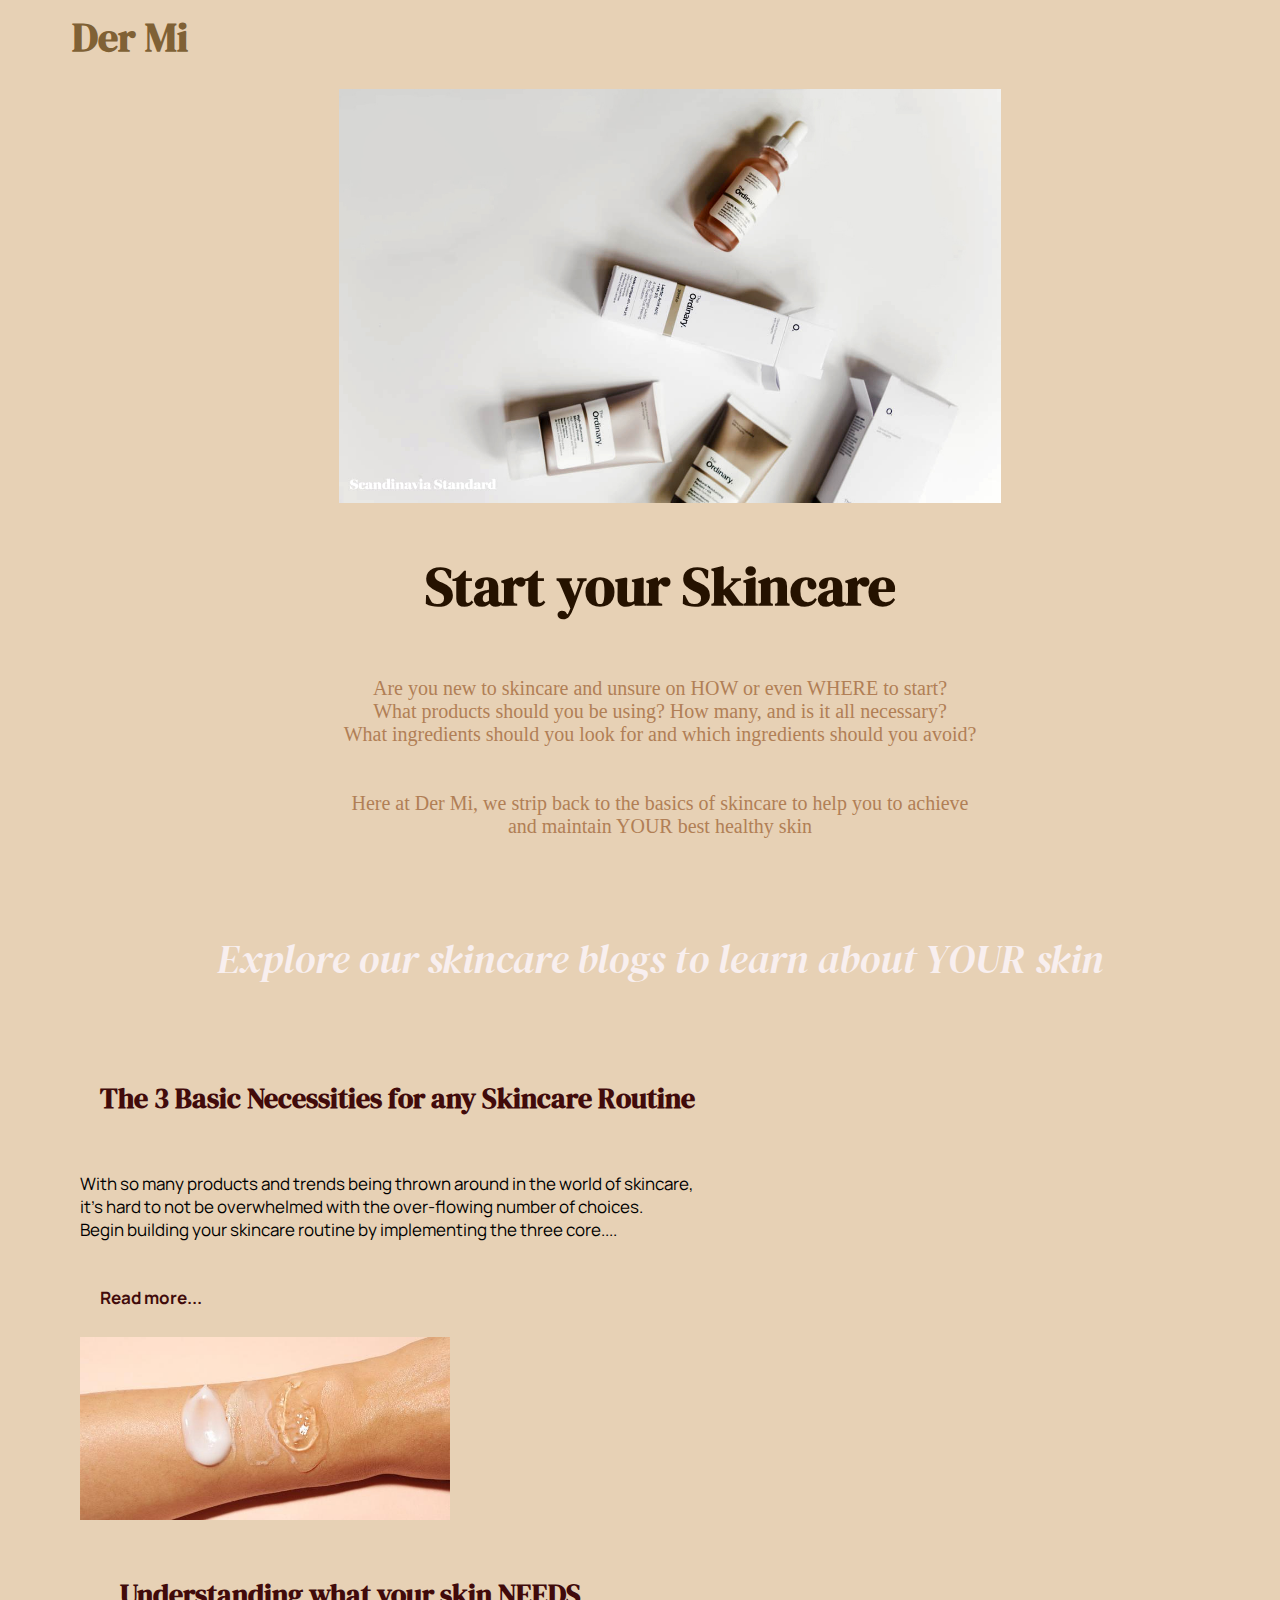
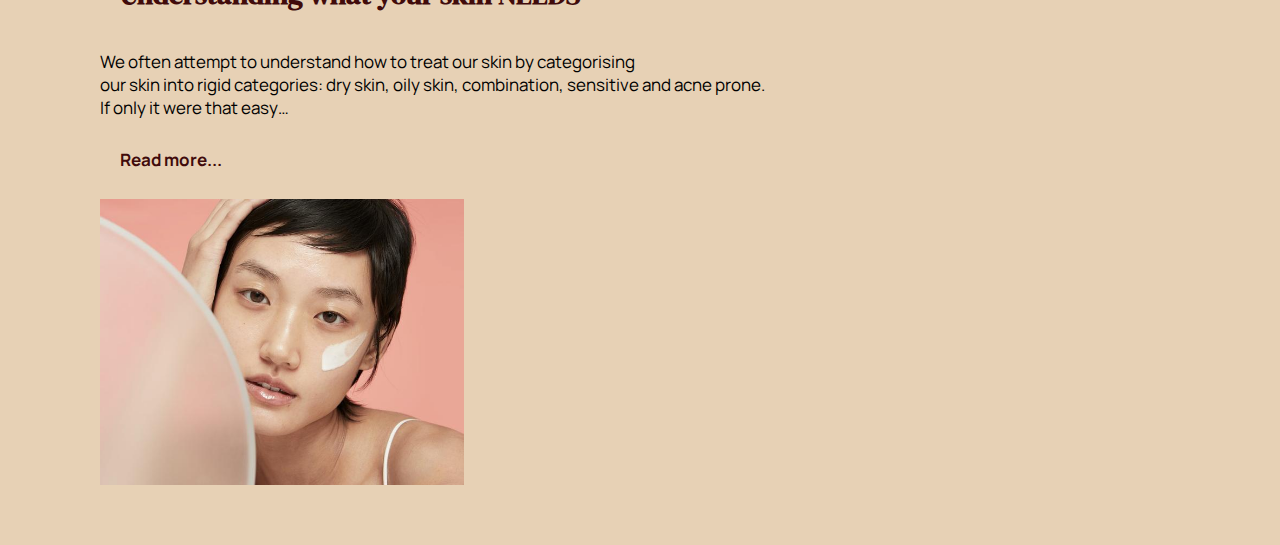
<file: index.html>
<!DOCTYPE html>    <!--Doctype tells the browser which version of HTML the page is using. We are using Html 5-->
<html lang="en">
<head>                       <!--The head contains important webpage information like the page title (the text in the browser tab), stylesheets and meta information.-->
    <meta charset = "UTF-8">
    <title>Document</title>
    <link rel= "stylesheet" type="text/css" href= "main.css">
</head>
<body > 
<div>          <!--Title-->
    <h1 class="home">Der Mi</h1>
</div>     

<img src="ord.png" class="centerimg homepic">

<div class="intro">            <!--Intro-->
    <h2 class="center intro">Start your Skincare</h2>
    <h3 class="center intro">Are you new to skincare and unsure on HOW or even WHERE to start? 
    <br>
    What products should you be using?     How many, and is it all necessary? 
    <br>
    What ingredients should you look for and which ingredients should you avoid? 
    <br>    
    <br>
    <br>
    Here at Der Mi, we strip back to the basics of skincare to help you to achieve 
    <br>
    and maintain YOUR best healthy skin
    <br>
    <br>
    <br>
    <h3 class="intro" id = "explore">Explore our skincare blogs to learn about YOUR skin</h3>
</div>

<div class="container">          <!--Blog 1-->
    <h4><a href=routine.html>The 3 Basic Necessities for any Skincare Routine</a></h4> 
    <p>
    With so many products and trends being thrown around in the world of skincare, 
    <br>
    it's hard to not be overwhelmed with the over-flowing number of choices. 
    <br>
    Begin building your skincare routine by implementing the three core....
    </p>
    <h5><a href=routine.html>Read more...</a></h5>
    <img src="three.png" class="blogimg">
</div>
 
<br>
<div class="container">                 <!--Blog 2-->
   <div><h4><a href=skintype.html>Understanding what your skin NEEDS</a></h4>
    <p>
    We often attempt to understand how to treat our skin by categorising
    <br>
    our skin into rigid categories: dry skin, oily skin, combination, sensitive and acne prone. 
    <br>
    If only it were that easy…
    </p>
    <h5><a href=skintype.html>Read more...</a></h5> </div>
   <div><img src="girl.png" class="blogimg" id="space"></div>
</div>

</body>
</html>
</file>
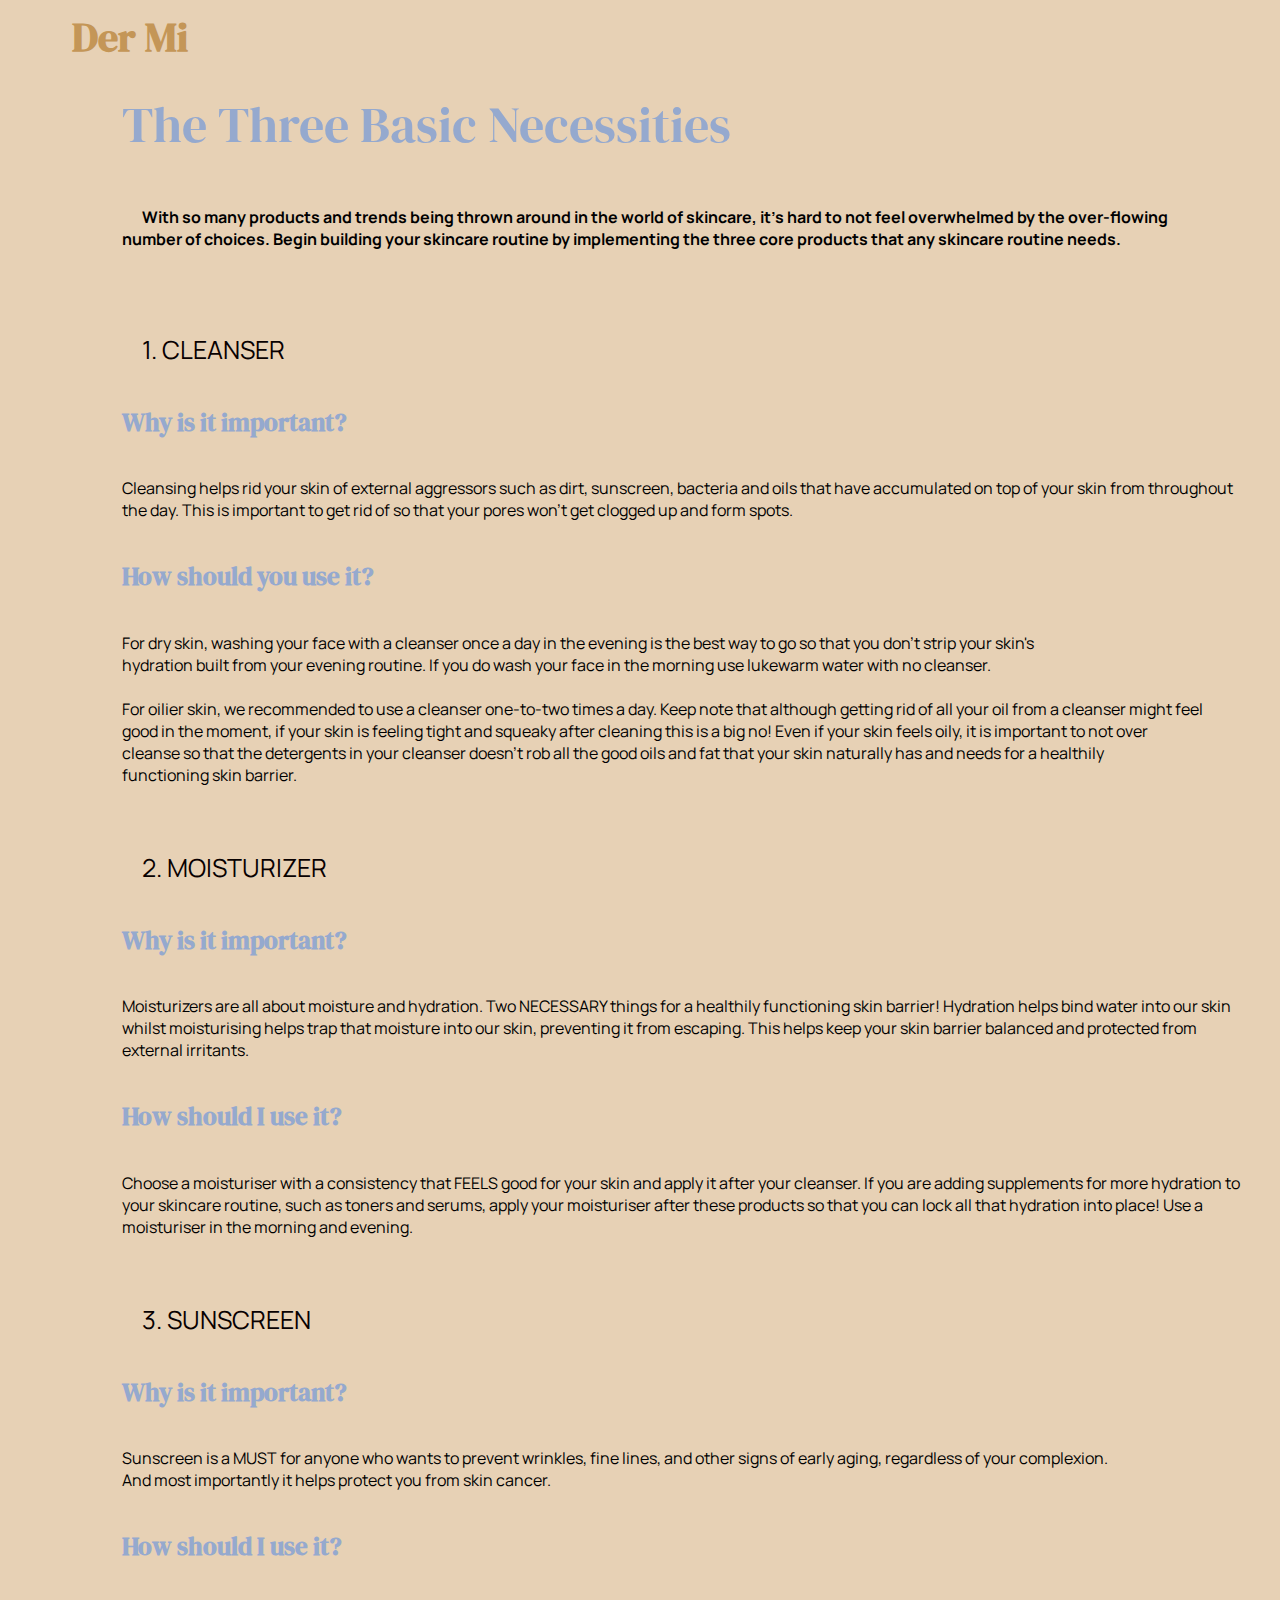
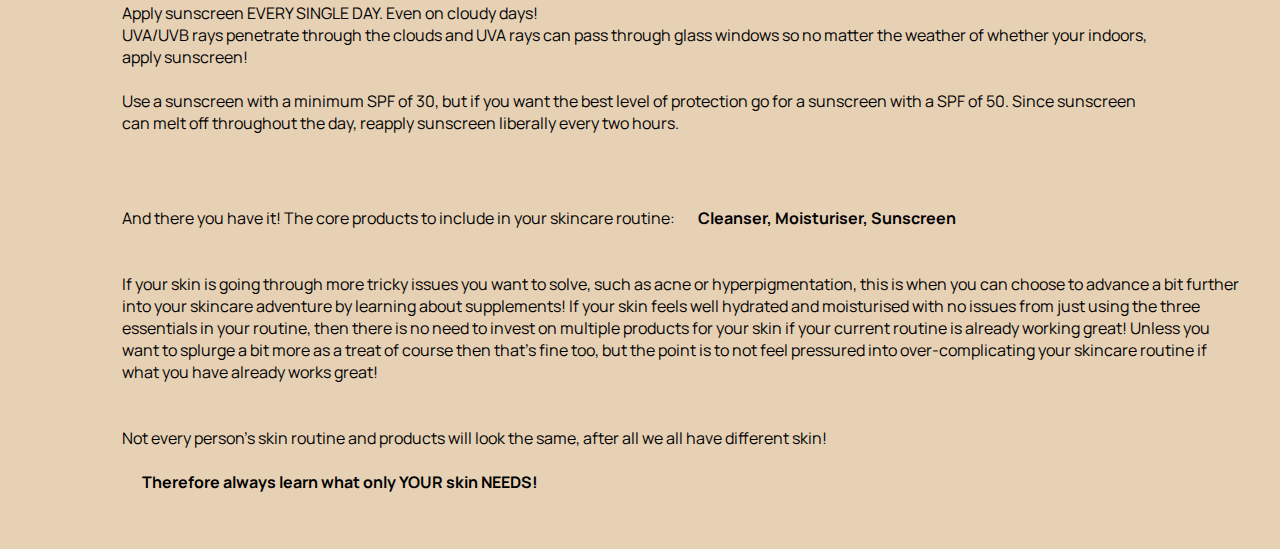
<file: routine.html>
<!DOCTYPE html>
<html lang="en">
<head>
    <meta charset="UTF-8">
    <title>Document</title>
    <link rel="stylesheet" type="text/css" href="blog.css">
</head>

<body> 

<div class="body">  <!--Home Button-->
    <h1 class = "home"><a class="home" href=index.html>Der Mi</a></h1> 
</div>

<div>       <!--Title-->
    <h2 class="title"> The Three Basic Necessities</h2>   
</div>

<div> <!--Intro-->
    <p>
    <b>
    With so many products and trends being thrown around in the world of skincare, it’s hard to not feel overwhelmed by the over-flowing
    <br>
    number of choices. Begin building your skincare routine by implementing the three core products that any skincare routine needs.
    </b>
    </p>

</div>
<div>     <!--1st Step-->
    <br>
    <br>
    <h3 class="step"><b>1.	CLEANSER</b></h3>
    <h4>Why is it important?</h4>
    <p>
    Cleansing helps rid your skin of external aggressors such as dirt, sunscreen, bacteria and oils that have accumulated on top of your skin from throughout
    <br>
     the day. This is important to get rid of so that your pores won’t get clogged up and form spots.
    <br>
    <h4>How should you use it?</h4>
    <p>
    For dry skin, washing your face with a cleanser once a day in the evening is the best way to go so that you don't strip your skin's
    <br> 
    hydration built from your evening routine. If you do wash your face in the morning use lukewarm water with no cleanser.
    <br>
    <br>
    For oilier skin, we recommended to use a cleanser one-to-two times a day. Keep note that although getting rid of all your oil from a cleanser might feel 
    <br>
    good in the moment, if your skin is feeling tight and squeaky after cleaning this is a big no! Even if your skin feels oily, it is important to not over 
    <br>
    cleanse so that the detergents in your cleanser doesn’t rob all the good oils and fat that your skin naturally has and needs for a healthily 
    <br>
    functioning skin barrier.
    </p>
</div>
<div>     <!--2nd Step-->
    <br>
    <h3 class="step"><b>2.	MOISTURIZER</b></h3>
    <h4>Why is it important?</h4>
    <p>
    Moisturizers are all about moisture and hydration. Two NECESSARY things for a healthily functioning skin barrier! Hydration helps bind water into our skin 
    <br>
    whilst moisturising helps trap that moisture into our skin, preventing it from escaping. This helps keep your skin barrier balanced and protected from 
    <br>
    external irritants.  
    <br>
    <h4>How should I use it?</h4>    
    <p>
    Choose a moisturiser with a consistency that FEELS good for your skin and apply it after your cleanser. If you are adding supplements for more hydration to 
    <br>
    your skincare routine, such as toners and serums, apply your moisturiser after these products so that you can lock all that hydration into place! Use a 
    <br>
    moisturiser in the morning and evening.
    </p>
    <br>
</div>
<div>      <!--3rd Step-->
    <h3 class="step" ><b>3.	SUNSCREEN</b></h3></h4>
    <h4>Why is it important?</h4>
    <p>
    Sunscreen is a MUST for anyone who wants to prevent wrinkles, fine lines, and other signs of early aging, regardless of your complexion. 
    <br>
    And most importantly it helps protect you from skin cancer.
    </p>
    <h4>How should I use it?</h4>
    <p>
    Apply sunscreen EVERY SINGLE DAY. Even on cloudy days! 
    <br>
    UVA/UVB rays penetrate through the clouds and UVA rays can pass through glass windows so no matter the weather of whether your indoors, 
    <br>
    apply sunscreen!
    <br>
    <br>
    Use a sunscreen with a minimum SPF of 30, but if you want the best level of protection go for a sunscreen with a SPF of 50. Since sunscreen 
    <br>
    can melt off throughout the day, reapply sunscreen liberally every two hours.
</p>
</div>
<br>
<br>
<div>
<p>
    And there you have it! The core products to include in your skincare routine:<b> Cleanser, Moisturiser, Sunscreen</b>
    <br>
    <br>
    <br>
    If your skin is going through more tricky issues you want to solve, such as acne or hyperpigmentation, this is when you can choose to advance a bit further 
    <br>
    into your skincare adventure by learning about supplements! If your skin feels well hydrated and moisturised with no issues from just using the three 
    <br>
    essentials in your routine, then there is no need to invest on multiple products for your skin if your current routine is already working great! Unless you 
    <br>
    want to splurge a bit more as a treat of course then that’s fine too, but the point is to not feel pressured into over-complicating your skincare routine if 
    <br>
    what you have already works great! 
    <br>
    <br>
    <br>
    Not every person’s skin routine and products will look the same, after all we all have different skin! 
    <br>
    <br>
    <b>
    Therefore always learn what only YOUR skin NEEDS!</b>
</p>
</div>
<br>
<br>



    
</body>
</html>
</file>
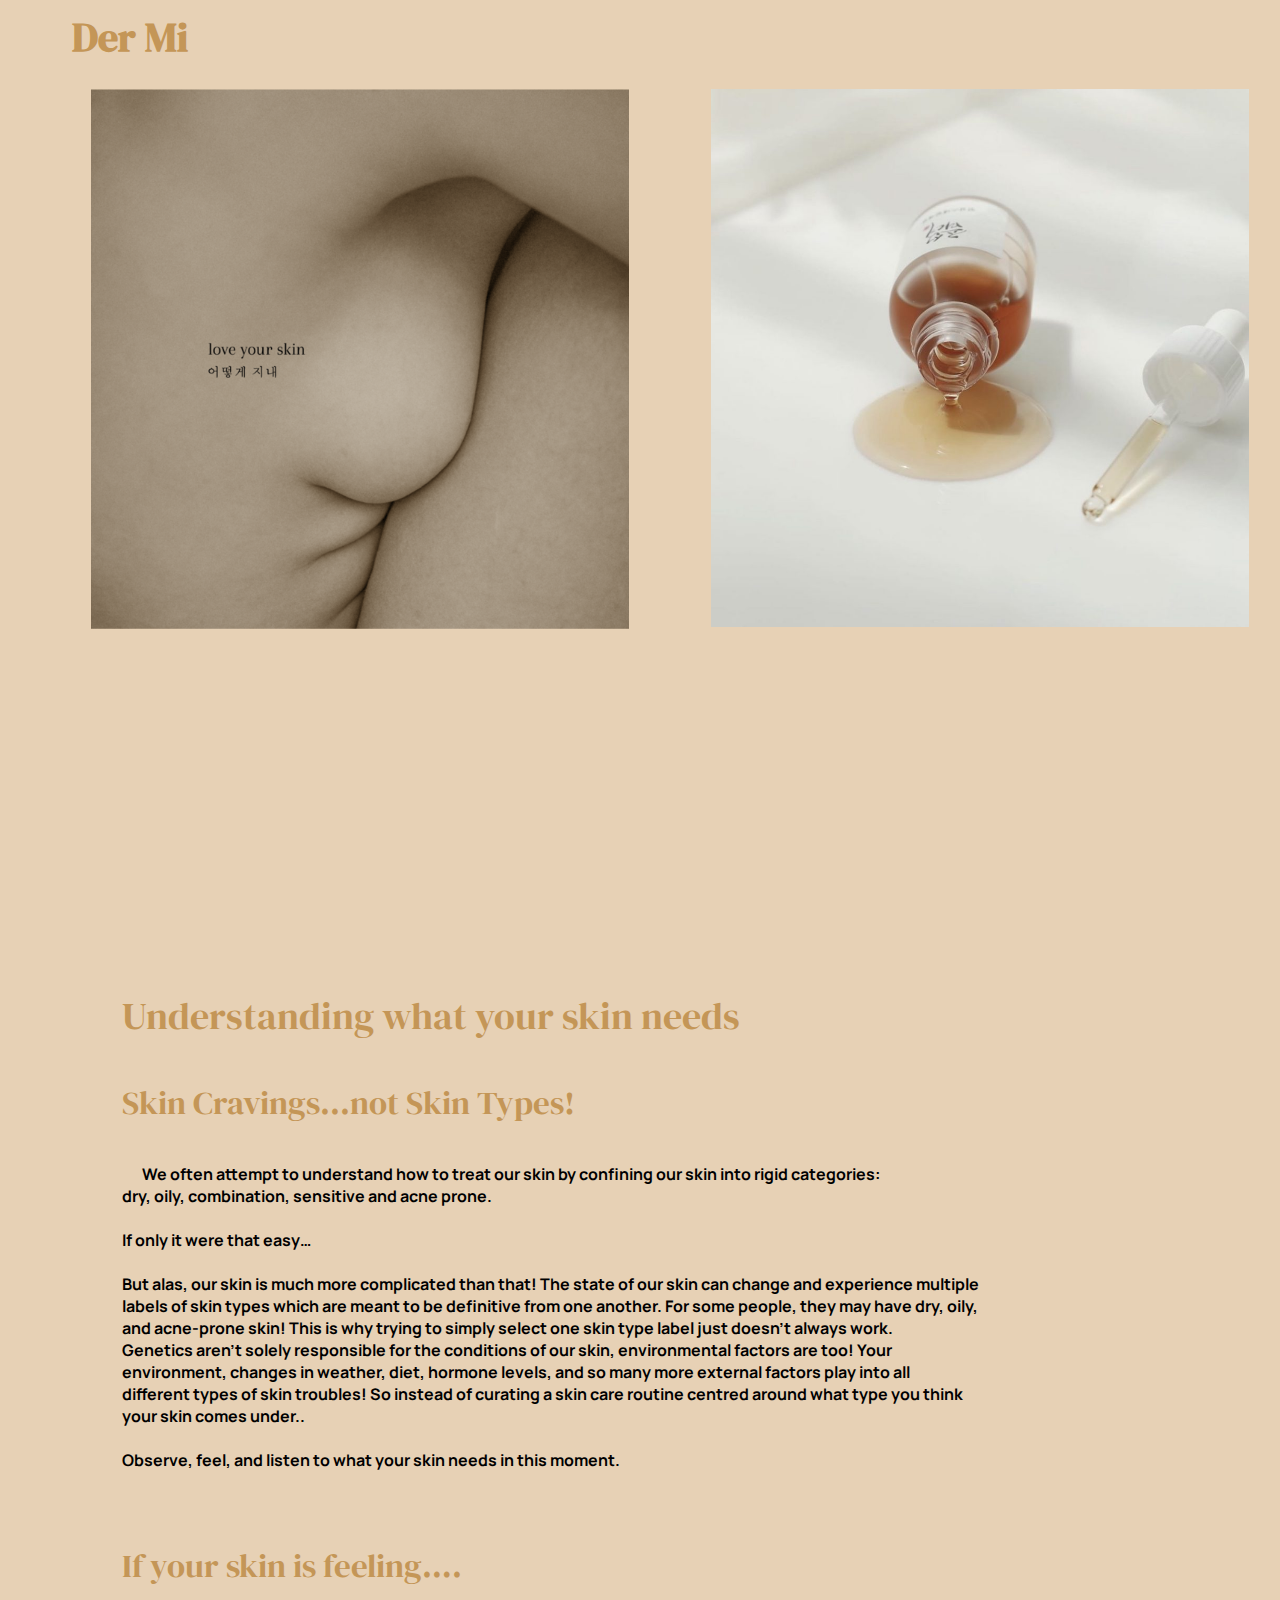
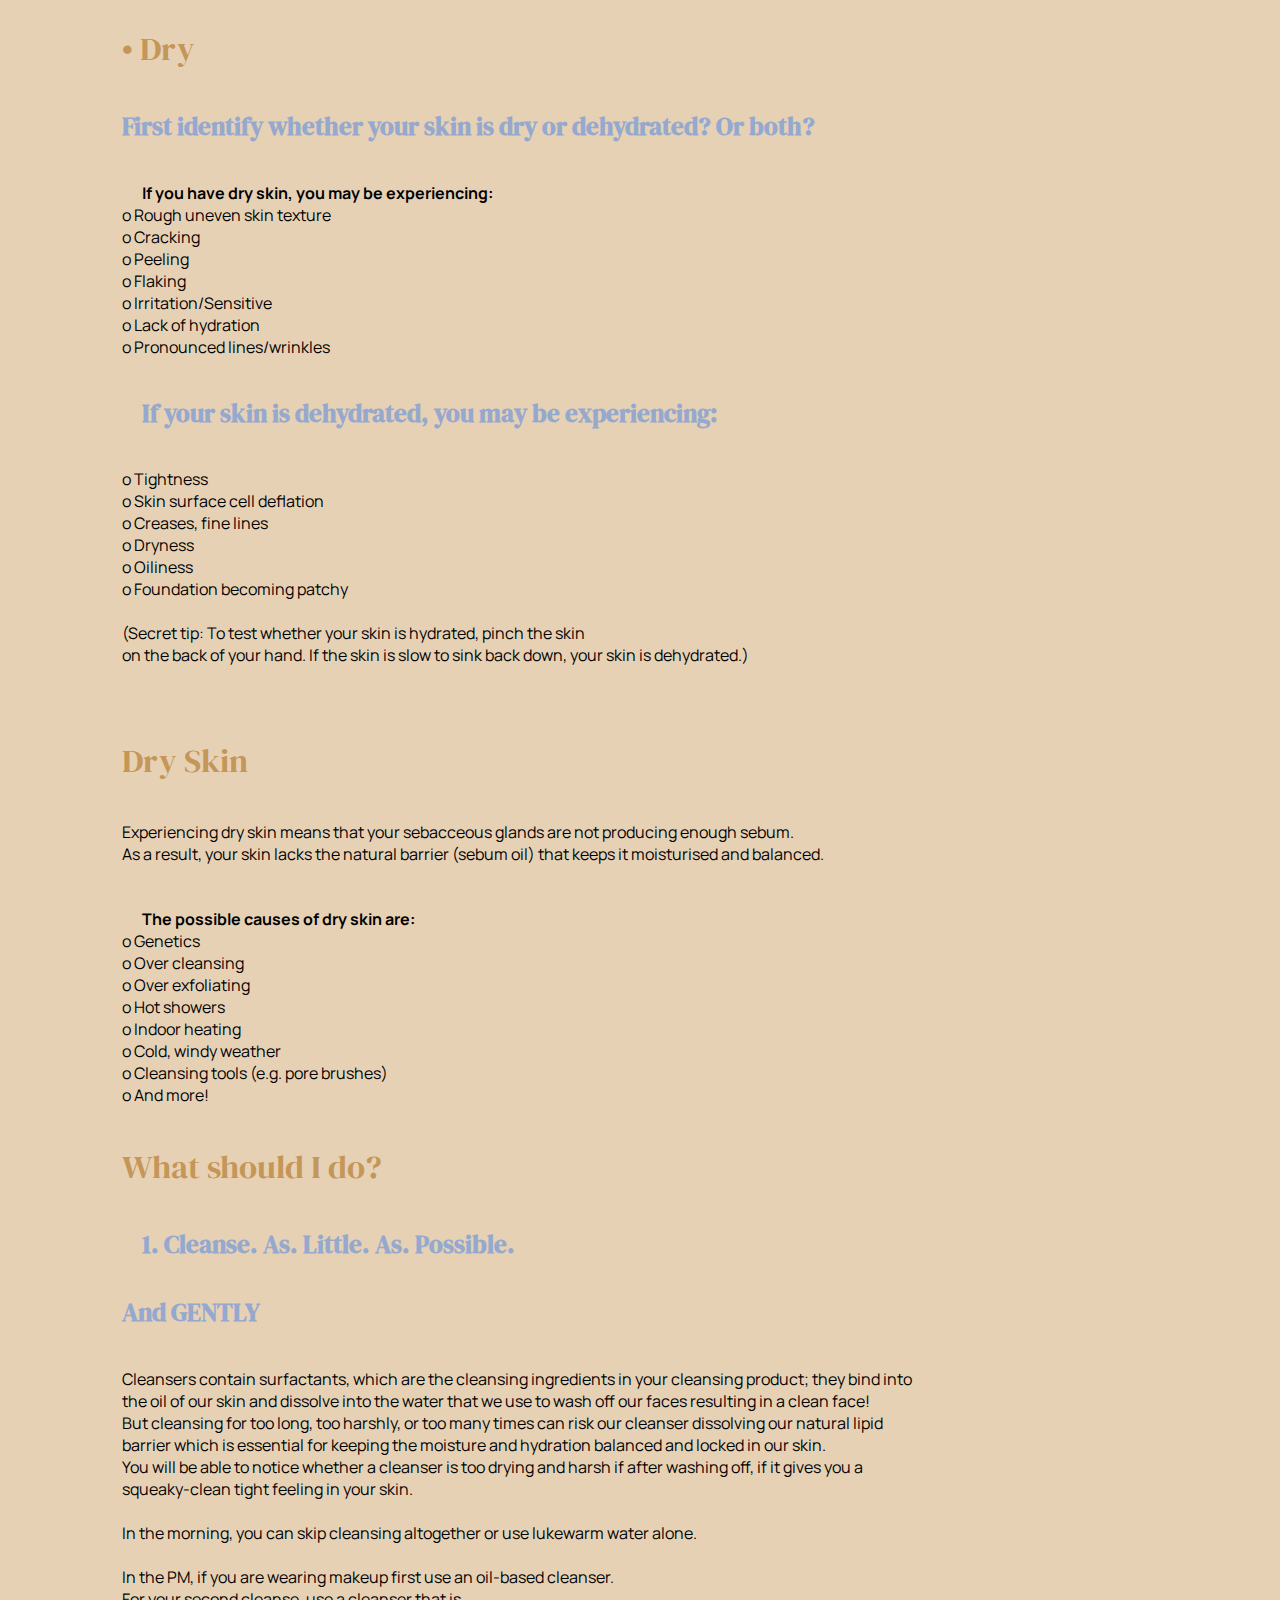
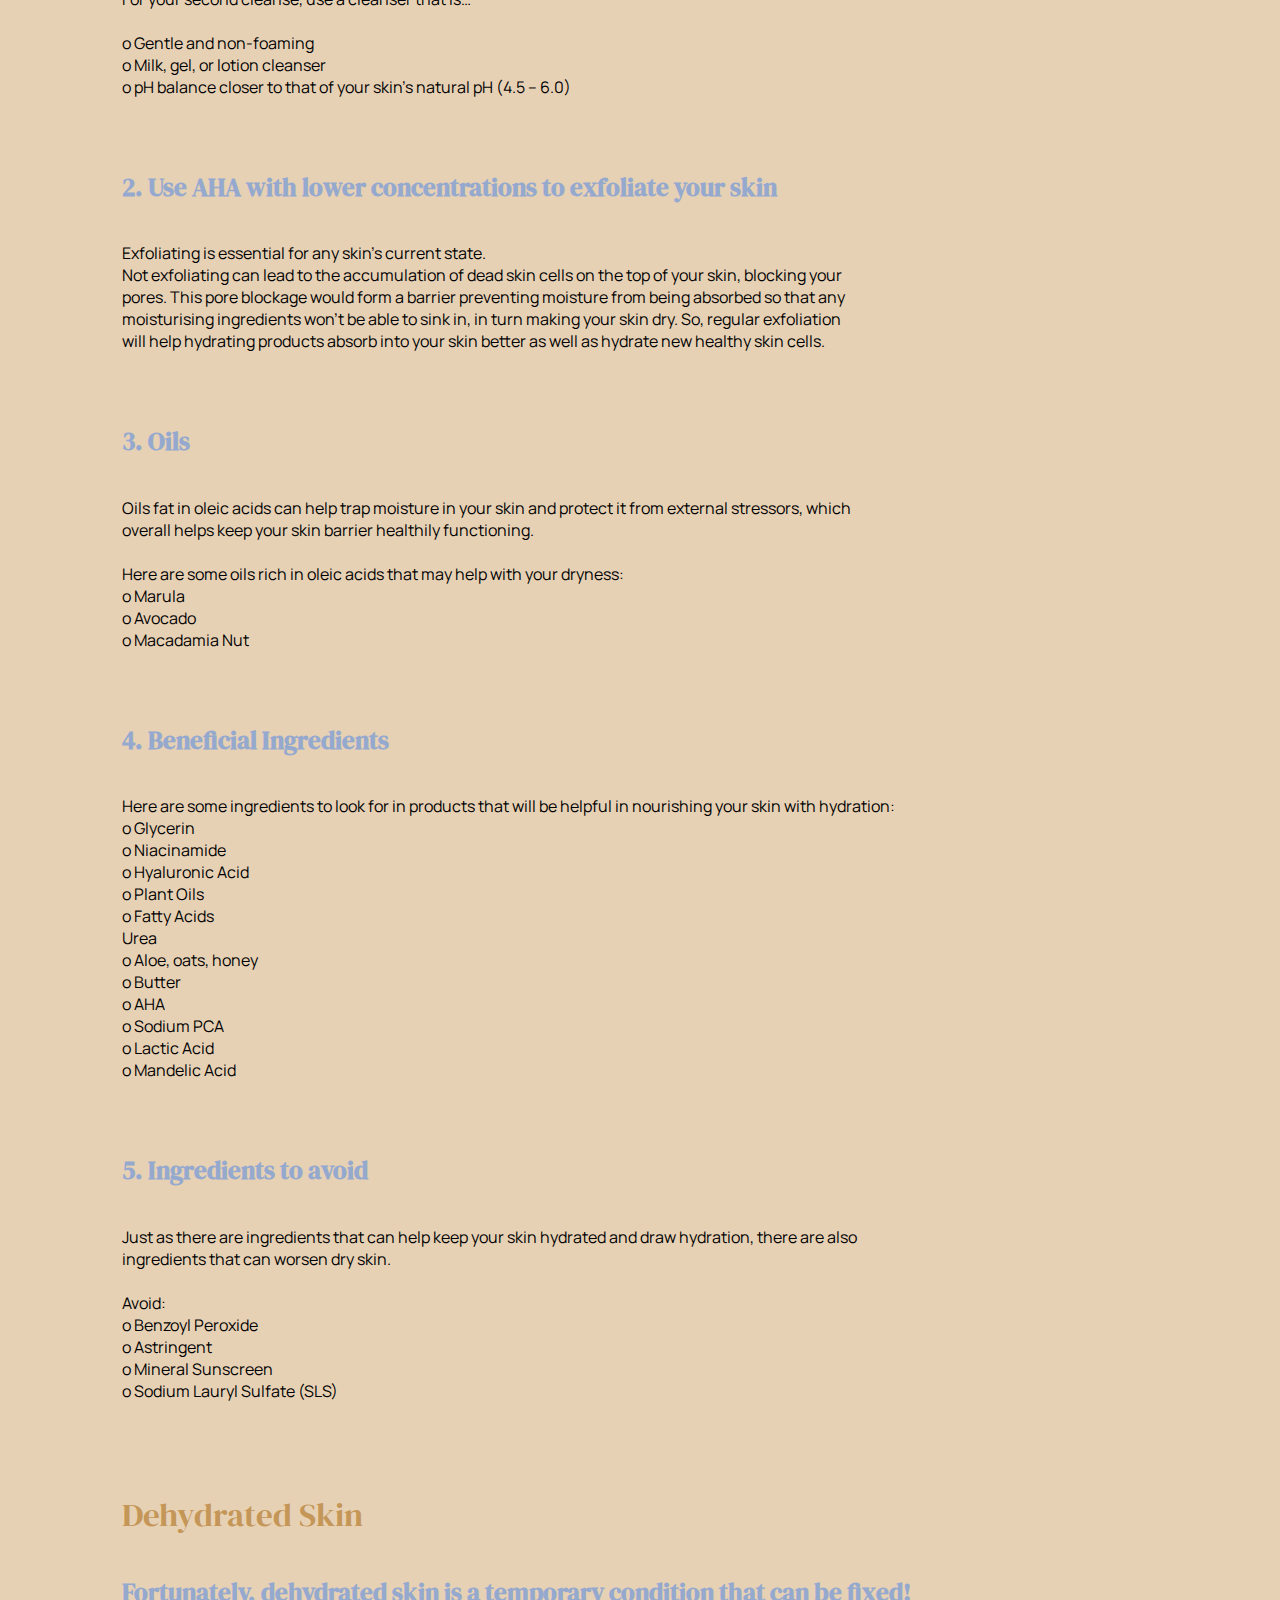
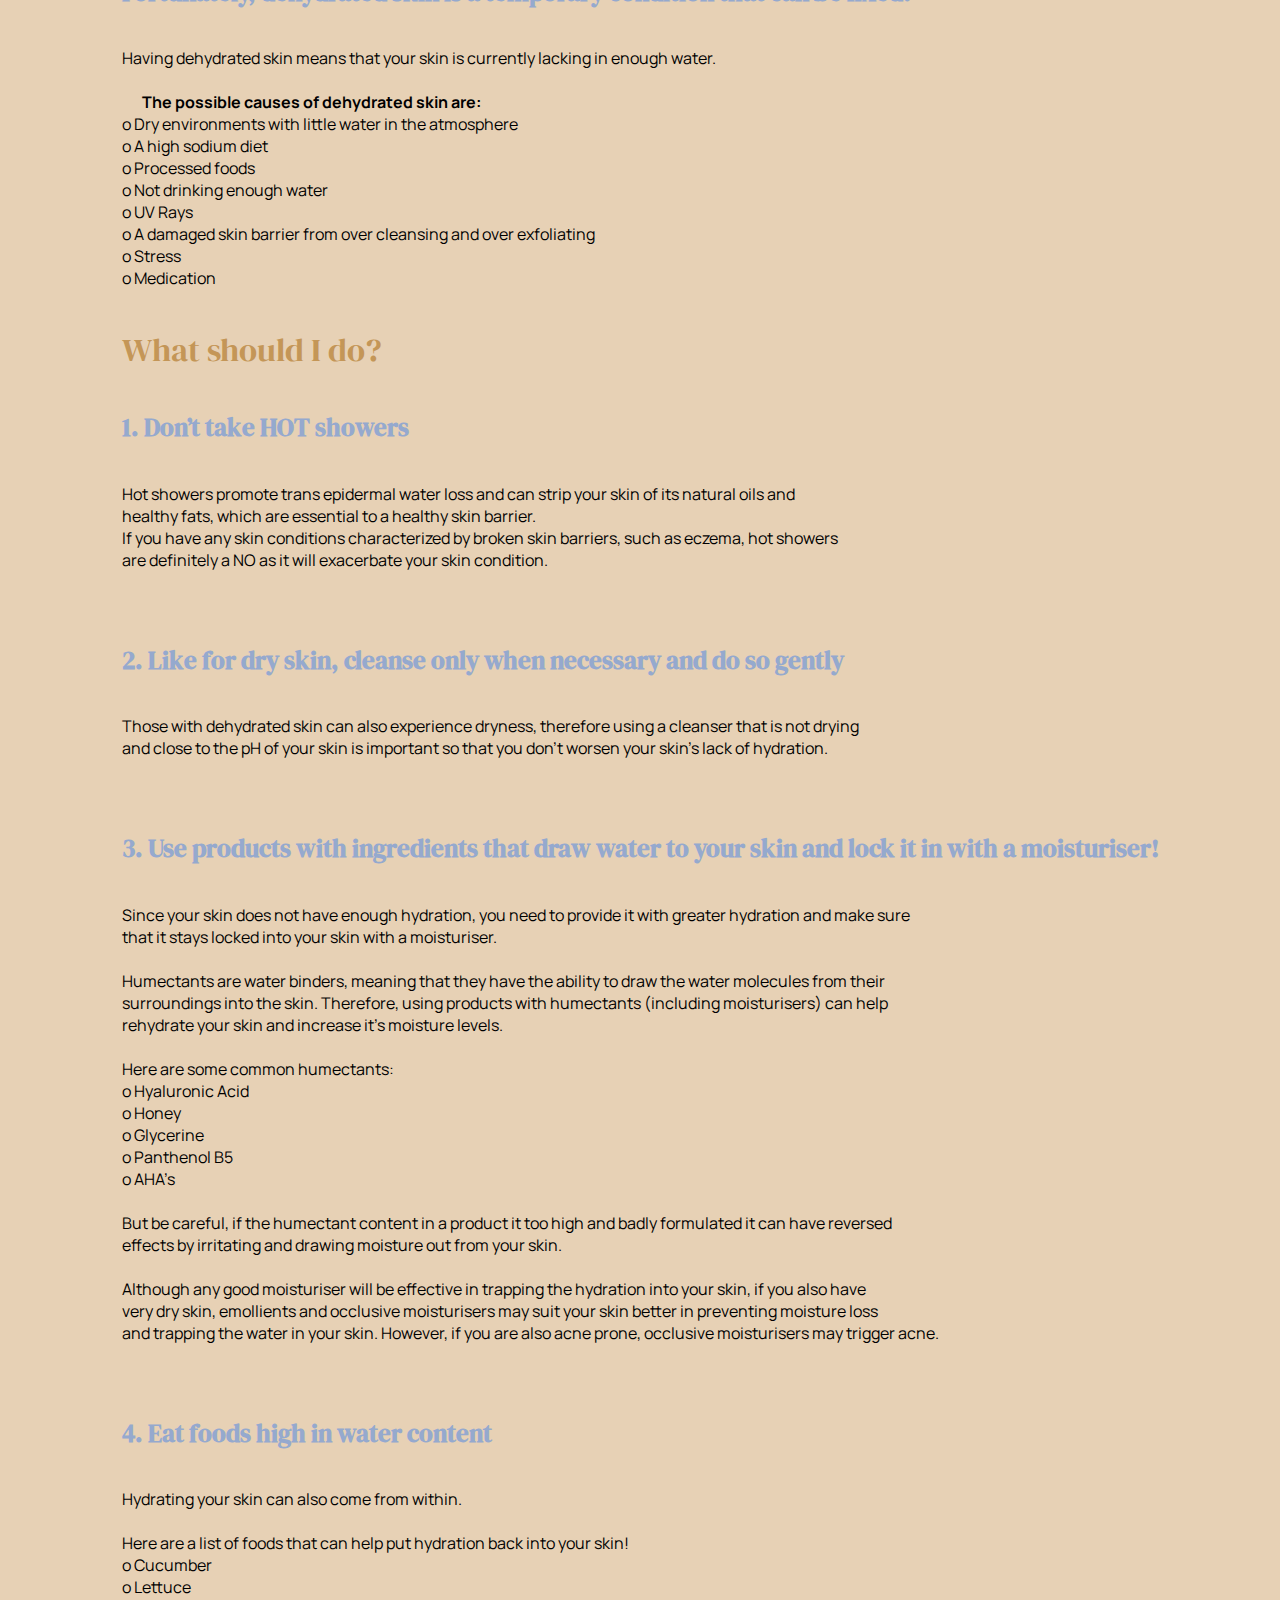
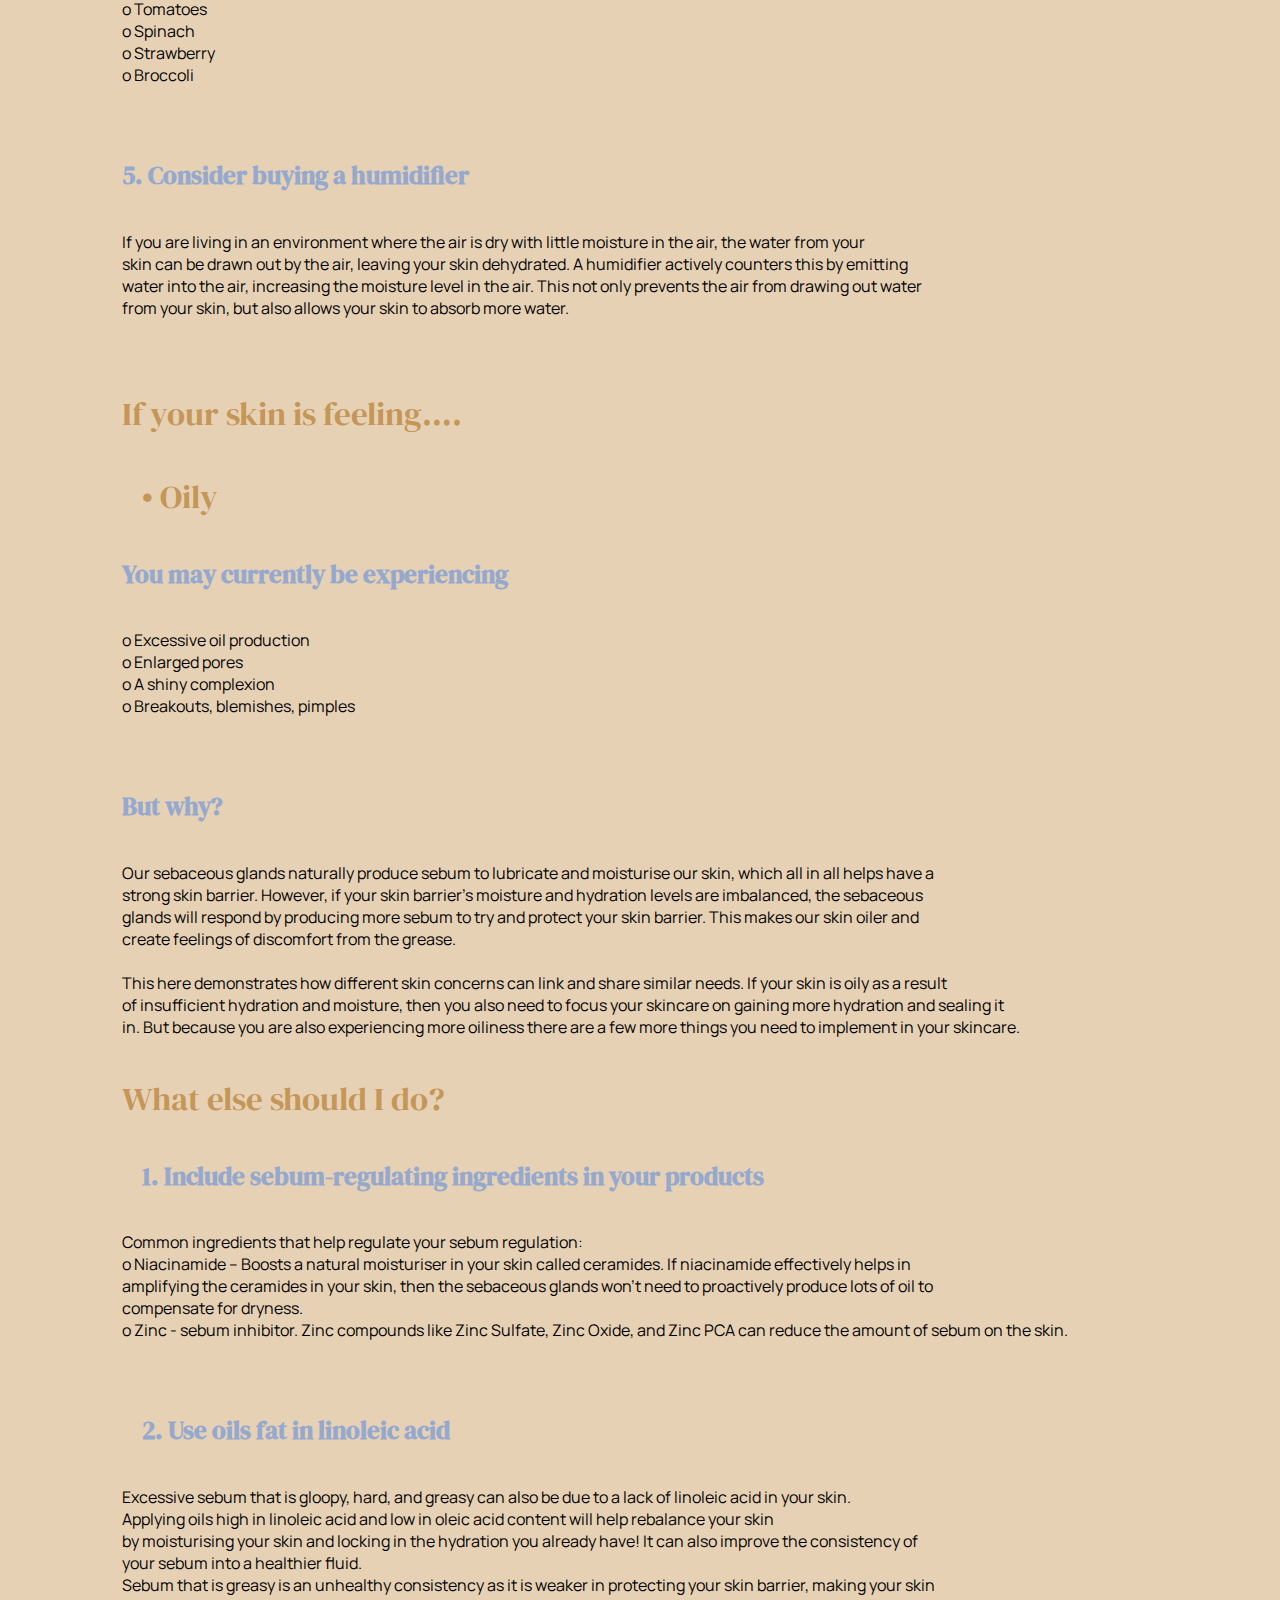
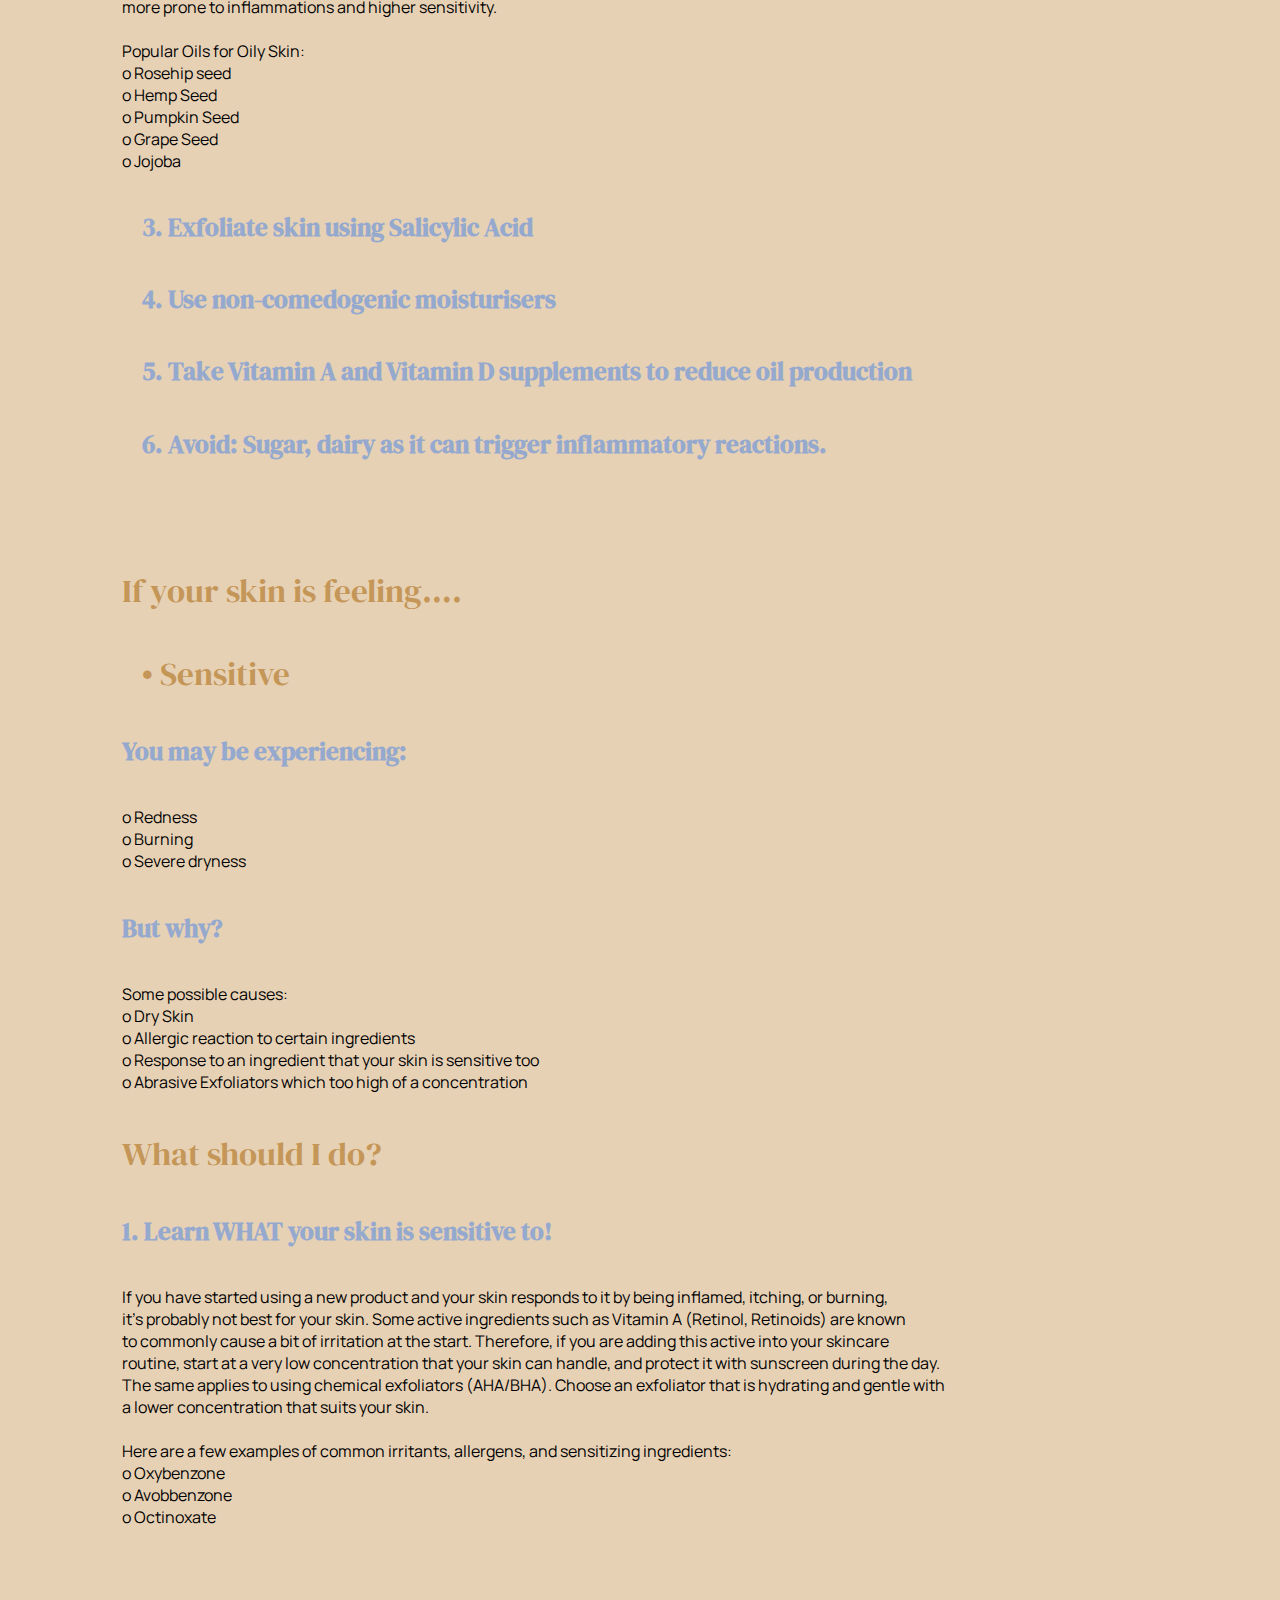
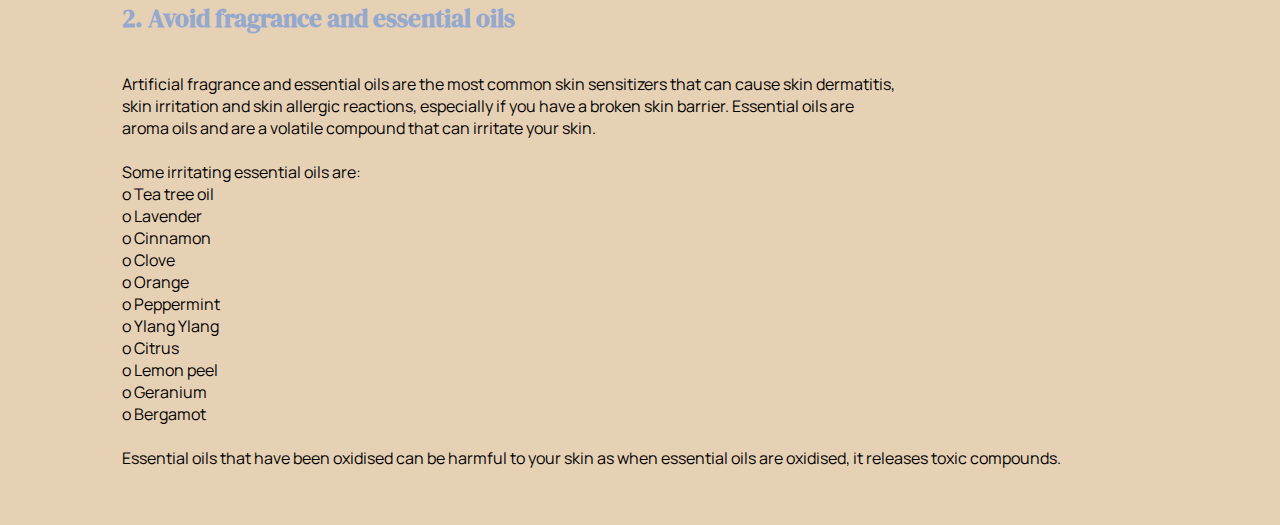
<file: skintype.html>
<!DOCTYPE html>
<html lang="en">
<head>
    <meta charset="UTF-8">
    <title>Document</title>
    <link rel="stylesheet" type="text/css" href="blog.css">
</head>
<body>

<div class="body">  <!--Home Button-->
    <h1 class = "home"><a class="home" href=index.html>Der Mi</a></h1> 
</div>

<div class="containerpic">
<img src="skin.png" class="loveskin">
<img src="drip.png" class="loveskin">
</div>


<div>    <!--Title-->
    <h2>Understanding what your skin needs</h2>
    <h3> Skin Cravings...not Skin Types!</h3>
</div>

<div>   <!--Intro-->
    <p>
    <b>
    We often attempt to understand how to treat our skin by confining our skin into rigid categories: 
    <br>
    dry, oily, combination, sensitive and acne prone. 
    <br>
    <br>
     If only it were that easy…
    <br>
    <br>
    But alas, our skin is much more complicated than that! The state of our skin can change and experience multiple 
    <br>
    labels of skin types which are meant to be definitive from one another. For some people, they may have dry, oily, <br>
    and acne-prone skin! This is why trying to simply select one skin type label just doesn't always work.
    <br>
    Genetics aren’t solely responsible for the conditions of our skin, environmental factors are too! Your 
    <br>
    environment, changes in weather, diet, hormone levels, and so many more external factors play into all 
    <br>
    different types of skin troubles! So instead of curating a skin care routine centred around what type you think <br>
    your skin comes under..
    <br>
    <br>
    Observe, feel, and listen to what your skin needs in this moment. 
    </b>
    </p>
</div>
<br>
<div>   <!--Section 1: Dry and Dehydrated-->
    <h3>If your skin is feeling….</h3> 
    <h3>•	Dry </h3>
    <h4>First identify whether your skin is dry or dehydrated? Or both? </h4>
    <p> 
    <b>
    If you have dry skin, you may be experiencing: 
    </b>
    <br>
    o	Rough uneven skin texture 
    <br>
    o	Cracking 
    <br>
    o	Peeling 
    <br>
    o	Flaking 
    <br>
    o	Irritation/Sensitive
    <br>
    o	Lack of hydration
    <br> 
    o	Pronounced lines/wrinkles
    </p>
    <h4>
    <b>
    If your skin is dehydrated, you may be experiencing:
    </b>
    </h4>
    <p>
    o	Tightness 
    <br>
    o	Skin surface cell deflation  
    <br>
    o	Creases, fine lines 
    <br>
    o	Dryness
    <br>
    o	Oiliness 
    <br>
    o	Foundation becoming patchy 
    <br>
    <br>
    (Secret tip: To test whether your skin is hydrated, pinch the skin 
    <br>
    on the back of your hand. If the skin is slow to sink back down, your skin is dehydrated.)
    </p>
</div>
<br>
<div>  <!--DRY SKIN-->
    <h3>Dry Skin</h3>   
    <p>
    Experiencing dry skin means that your sebacceous glands are not producing enough sebum. 
    <br>
     As a result, your skin lacks the natural barrier (sebum oil) that keeps it moisturised and balanced. 
    <br>   
    <br>
    <p>
    <b>The possible causes of dry skin are: </b>
    <br>
    o	Genetics 
    <br>
    o	Over cleansing 
    <br>
    o	Over exfoliating 
    <br>
    o	Hot showers 
    <br>
    o	Indoor heating 
    <br>
    o	Cold, windy weather 
    <br>
    o	Cleansing tools (e.g. pore brushes) 
    <br>
    o	And more!
    </p>
    <h3>What should I do?</h3>
    <h4><b>1. Cleanse. As. Little. As. Possible.
    <br>
    <br>
    And GENTLY</b>
    </h4>
    <p>
    Cleansers contain surfactants, which are the cleansing ingredients in your cleansing product; they bind into 
    <br>
    the oil of our skin and dissolve into the water that we use to wash off our faces resulting in a clean face!
    <br>
    But cleansing for too long, too harshly, or too many times can risk our cleanser dissolving our natural lipid 
    <br>
    barrier which is essential for keeping the moisture and hydration balanced and locked in our skin. 
    <br>
    You will be able to notice whether a cleanser is too drying and harsh if after washing off, if it gives you a 
    <br>
    squeaky-clean tight feeling in your skin. 
    <br>
    <br>
    In the morning, you can skip cleansing altogether or use lukewarm water alone. 
    <br>
    <br>
    In the PM, if you are wearing makeup first use an oil-based cleanser. 
    <br>
    For your second cleanse, use a cleanser that is… 
    <br>
    <br>
    o   Gentle and non-foaming 
    <br>
    o   Milk, gel, or lotion cleanser 
    <br>
    o   pH balance closer to that of your skin’s natural pH (4.5 – 6.0) 
    </p> 
    <br>
    <h4>2. Use AHA with lower concentrations to exfoliate your skin</h4> 
    <p>
    Exfoliating is essential for any skin’s current state. 
    <br>
    Not exfoliating can lead to the accumulation of dead skin cells on the top of your skin, blocking your 
    <br>pores. This pore blockage would form a barrier preventing moisture from being absorbed so that any 
    <br>
    moisturising ingredients won’t be able to sink in, in turn making your skin dry. So, regular exfoliation 
    <br>
    will help hydrating products absorb into your skin better as well as hydrate new healthy skin cells.
    </p>
    <br>
    <h4>3. Oils </h4>
    <p>
    Oils fat in oleic acids can help trap moisture in your skin and protect it from external stressors, which 
    <br>overall helps keep your skin barrier healthily functioning. 
    <br>
    <br>
    Here are some oils rich in oleic acids that may help with your dryness: 
    <br>
    o	Marula 
    <br>
    o	Avocado 
    <br>
    o	Macadamia Nut 
    </p>
    <br>
    <h4>4. Beneficial Ingredients </h4>
    <p>
    Here are some ingredients to look for in products that will be helpful in nourishing your skin with hydration:
    <br>
    o  Glycerin
    <br> 
    o   Niacinamide 
    <br>
    o   Hyaluronic Acid  
    <br>
    o   Plant Oils 
    <br>
    o   Fatty Acids 
    <br>
    Urea
    <br>
    o   Aloe, oats, honey 
    <br>
    o   Butter
    <br>
    o   AHA
    <br>
    o   Sodium PCA
    <br>
    o   Lactic Acid 
    <br>
    o   Mandelic Acid 
    </p> 
    <br>
    <h4>5. Ingredients to avoid </h4>
    <p>
    Just as there are ingredients that can help keep your skin hydrated and draw hydration, there are also 
    <br>
    ingredients that can worsen dry skin. 
    <br>
    <br>
    Avoid: 
    <br>
    o   Benzoyl Peroxide 
    <br>
    o   Astringent 
    <br>
    o   Mineral Sunscreen 
    <br>
    o   Sodium Lauryl Sulfate (SLS)
    </p>
    <br> 
</div>
<br>
<div>     <!--DEHYDRATED-->
    <h3>Dehydrated Skin</h3>
    <h4>Fortunately, dehydrated skin is a temporary condition that can be fixed!</h4>
    <p>
    Having dehydrated skin means that your skin is currently lacking in enough water. 
    <br>
    <br>
    <b> The possible causes of dehydrated skin are:</b>
    <br>
    o	Dry environments with little water in the atmosphere 
    <br>
    o	A high sodium diet 
    <br>
    o	Processed foods 
    <br>
    o	Not drinking enough water 
    <br>
    o	UV Rays 
    <br>
    o	A damaged skin barrier from over cleansing and over exfoliating 
    <br>
    o	Stress 
    <br>
    o	Medication
    </p>
    <h3>What should I do?</h3>
    <h4> 1.	Don’t take HOT showers</h4>
    <p>
    Hot showers promote trans epidermal water loss and can strip your skin of its natural oils and 
    <br>
    healthy fats, which are essential to a healthy skin barrier. 
    <br> 
    If you have any skin conditions  characterized by broken skin barriers, such as eczema, hot showers 
    <br>
    are definitely a NO as it will exacerbate your skin condition.
    </p>
    <br>
    <h4>2.	Like for dry skin, cleanse only when necessary and do so gently</h4>
    <p>
    Those with dehydrated skin can also experience dryness, therefore using a cleanser that is not drying 
    <br>
    and close to the pH of your skin is important so that you don’t worsen your skin’s lack of hydration. 
    </p>
    <br>
    <h4> 3.	Use products with ingredients that draw water to your skin and lock it in with a moisturiser!</h4>
    <p>
    Since your skin does not have enough hydration, you need to provide it with greater hydration and make sure
    <br>
     that it stays locked into your skin with a moisturiser.
    <br>
    <br>
    Humectants are water binders, meaning that they have the ability to draw the water molecules from their 
    <br>
    surroundings into the skin. Therefore, using products with humectants (including moisturisers) can help 
    <br>
    rehydrate your skin and increase it’s moisture levels. 
    <br>
    <br>
    Here are some common humectants:
    <br>
    o	Hyaluronic Acid 
    <br>
    o	Honey
    <br>
    o	Glycerine 
    <br>
    o	Panthenol B5 
    <br>
    o	AHA’s
    <br>
    <br>
    But be careful, if the humectant content in a product it too high and badly formulated it can have reversed 
    <br>
    effects by irritating and drawing moisture out from your skin.
    <br>
    <br>
    Although any good moisturiser will be effective in trapping the hydration into your skin, if you also have 
    <br>
    very dry skin, emollients and occlusive moisturisers may suit your skin better in  preventing moisture loss 
    <br>
    and trapping the water in your skin. However, if you are also acne prone, occlusive moisturisers may trigger acne.
    </p>
    <br>
   <h4>4.	Eat foods high in water content</h4>
    <p>
    Hydrating your skin can also come from within. 
    <br>
    <br>
    Here are a list of foods that can help put hydration back into your skin!
    <br>
    o	Cucumber 
    <br>
    o	Lettuce 
    <br>
    o	Tomatoes 
    <br>
    o   Spinach 
    <br>
    o	Strawberry 
    <br>
    o	Broccoli
    </p>
    <br>
    <h4> 5.	Consider buying a humidifier</h4>
    <p>
    If you are living in an environment where the air is dry with little moisture in the air, the water from your
    <br> 
    skin can be drawn out by the air, leaving your skin dehydrated. A humidifier actively counters this by emitting 
    <br>
    water into the air, increasing the moisture level in the air. This not only prevents the air from drawing out water 
    <br>
    from your skin, but also allows your skin to absorb more water.
    </p>
</div>
<br>
<div>     <!--OILY-->
    <h3>If your skin is feeling….</h3> 
    <h3><b>•	Oily</b></h3>
    <h4>You may currently be experiencing</h4>
    <p>
o	Excessive oil production 
    <br>
o	Enlarged pores 
    <br>    
o	A shiny complexion 
    <br>
o	Breakouts, blemishes, pimples
    </p>
    <br>
    <h4>But why?</h4>
    <p>
    Our sebaceous glands naturally produce sebum to lubricate and moisturise our skin, which all in all helps have a 
    <br>
    strong skin barrier. However, if your skin barrier’s moisture and hydration levels are imbalanced, the sebaceous 
    <br>
    glands will respond by producing more sebum to try and protect your skin barrier. This makes our skin oiler and 
    <br>
    create feelings of discomfort from the grease. 
    <br>
    <br>
    This here demonstrates how different skin concerns can link and  share similar needs. If your skin is oily as a result 
    <br>
    of insufficient hydration and moisture, then you also need to focus your skincare on gaining more hydration and sealing it 
    <br>in. But because you are also experiencing more oiliness there are a few more things you need to implement in your skincare.
    <br>
    </p>
    <h3>What else should I do?</h3>
    <h4><b>
    1.	Include sebum-regulating ingredients in your products 
    </b>
    </h4>
    <p>
    Common ingredients that help regulate your sebum regulation:
    <br>
    o	Niacinamide – Boosts a natural moisturiser in your skin called ceramides. If niacinamide effectively helps in 
    <br>
    amplifying the ceramides in your skin, then the sebaceous glands won’t need to proactively produce lots of oil to 
    <br>
    compensate for dryness.
    <br>
    o	Zinc - sebum inhibitor. Zinc compounds like Zinc Sulfate, Zinc Oxide, and Zinc PCA can reduce the amount of sebum on the skin.
    </p>
    <br>
    <h4><b>2.	Use oils fat in linoleic acid</b></h4>
    <p>
    Excessive sebum that is gloopy, hard, and greasy can also be due to a lack of linoleic acid in your skin. 
    <br>
    Applying oils high in linoleic acid and low in oleic acid content will help rebalance your skin 
    <br>    
    by moisturising your skin and locking in the hydration you already have! It can also improve the consistency of 
    <br>
    your sebum into a healthier fluid. 
    <br>
    Sebum that is greasy is an unhealthy consistency as it is weaker in protecting your skin barrier, making your skin 
    <br>
    more prone to inflammations and higher sensitivity. 
    <br>
    <br>
    Popular Oils for Oily Skin:
    <br>
    o	Rosehip seed 
    <br>
    o	Hemp Seed 
    <br>
    o	Pumpkin Seed 
    <br>
    o	Grape Seed 
    <br>
    o	Jojoba
    </p>
    <h4><b>3.	Exfoliate skin using Salicylic Acid</b></h4>
    <h4><b>4.	Use non-comedogenic moisturisers</b></h4>
    <h4><b>5.	Take Vitamin A and Vitamin D supplements to reduce oil production</b></h4>
    <h4><b>6.	Avoid: Sugar, dairy as it can trigger inflammatory reactions.</b></h4>
    <br>
</div>
<br>
<div>   <!--SENSITIVE-->
    <h3>If your skin is feeling….</h3> 
    <h3><b>•	Sensitive </b></h3>
    <h4>You may be experiencing:</h4>
    <p>
    o	Redness
    <br>
    o	Burning
    <br>
    o	Severe dryness
    </p>
    <h4>But why?</h4>
    <p>Some possible causes:
    <br>
    o	Dry Skin
    <br>
    o	Allergic reaction to certain ingredients
    <br>
    o	Response to an ingredient that your skin is sensitive too
    <br>
    o	Abrasive Exfoliators which too high of a concentration
    </p>
    <h3>What should I do?</h3>
    <h4>1.	Learn WHAT your skin is sensitive to!</h4>
    <p>
    If you have started using a new product and your skin responds to it by being inflamed, itching, or burning, 
    <br>
    it’s probably not best for your skin. Some active ingredients such as Vitamin A (Retinol, Retinoids) are known 
    <br>
    to commonly cause a bit of irritation at the start. Therefore, if you are adding this active into your skincare 
    <br>
    routine, start at a very low concentration that your skin can handle, and protect it with sunscreen during the day.
    <br> 
    The same applies to using chemical exfoliators (AHA/BHA). Choose an exfoliator that is hydrating and gentle with 
    <br>
    a lower concentration that suits your skin. 
    <br>
    <br>
    Here are a few examples of common irritants, allergens, and sensitizing ingredients:
    <br>
    o	Oxybenzone 
    <br>
    o	Avobbenzone 
    <br>
    o	Octinoxate 
    </p>
    <br>
    <h4>2.	Avoid fragrance and essential oils</h4>
    <p>
    Artificial fragrance and essential oils are the most common skin sensitizers that can cause skin dermatitis, 
    <br>
    skin irritation and skin allergic reactions, especially if you have a broken skin barrier. Essential oils are 
    <br>
    aroma oils and are a volatile compound that can irritate your skin. 
    <br>
    <br>
    Some irritating essential oils are: 
    <br>
    o	Tea tree oil 
    <br>
    o	Lavender 
    <br>
    o	Cinnamon 
    <br>
    o	Clove 
    <br>
    o	Orange 
    <br>
    o	Peppermint
    <br>
    o	Ylang Ylang 
    <br>
    o	Citrus 
    <br>
    o	Lemon peel 
    <br>
    o	Geranium 
    <br>
    o	Bergamot 
    <br>
    <br>
    Essential oils that have been oxidised can be harmful to your skin as when essential oils are oxidised, it releases toxic compounds. 
    </p>
</div>
</div>
<br>
<br>
    
</body>
</html>
</file>
<file: main.css>
@import url('https://fonts.googleapis.com/css2?family=Archivo+Narrow&family=Assistant:wght@300&family=IM+Fell+French+Canon&family=Manrope:wght@200&family=Source+Serif+Pro:ital,wght@1,200&display=swap');
@import url('https://fonts.googleapis.com/css2?family=DM+Serif+Display&display=swap');



* {
    background-color: rgb(231, 209, 181);
    box-sizing: border-box;
    padding-left: 20px;
}

body {
    margin: 0px ;
}

.home {
    background-color: rgb(231, 209, 181);
}

.center {
    text-align: center;
}

.centerimg {
        display: block;
        margin-left: auto;
        margin-right: auto;
}

.intro {
    box-sizing: border-box;
    padding: 0px 0px 8px 0px;
   
}

#explore {
    color: rgb(248, 239, 239);
    text-align: center;
    font-size: 40px;
    font-weight: lighter;
    font-style: italic;
    font-family: 'DM Serif Display', serif;
}



a:link {
    text-decoration: none;
    color:rgb(65, 11, 11);
  }
  
  a:visited {
    text-decoration: none;
    color: rgb(65, 11, 11);
  }

  a:hover {
    text-decoration: underline;
    color: rgb(170, 131, 207);
  }
  
  a:active {
    text-decoration: underline;
}

/* flex-boxes for image and text layout*/

.blogimg {
    height: 32%;
    width: 32%;
    display: flex;
    align-items: left;
}

.homepic {
    height: 55%;
    width: 55%;
}

#space {
    box-sizing: border-box;
    padding-bottom: 30px;
    margin-bottom: 30px;
}

    .container {
    display: flex;
    flex-direction: column;
    justify-content: space-between;
}

/* Content Properties*/

h1 {
    font-family: 'DM Serif Display', serif;
    font-size: 40px;
    color: rgb(128, 97, 53);
    box-sizing: border-box;
    padding: 10px 10px 25px 12px;
    margin: 0px;
    border: 7px;
}


h2 {
    font-family: 'DM Serif Display', serif;
    font-size: 55px;
    color: rgb(37, 18, 0);
}

h3 {
    font-family: 'Buenard', serif;
    font-size: 20px;
    color:rgb(177, 127, 86);
    font-weight: lighter; 
    font-style: initial;
}

h4 {
    font-family: 'DM Serif Display', serif;
    font-size: 28px;
    color: rgb(255, 255, 255);
}

h5, p {
    font-family: 'Manrope', sans-serif;
    font-size: 17px ;
}
</file>
<file: blog.css>
@import url('https://fonts.googleapis.com/css2?family=Archivo+Narrow&family=Assistant:wght@300&family=IM+Fell+French+Canon&family=Manrope:wght@200&family=Source+Serif+Pro:ital,wght@1,200&display=swap');
@import url('https://fonts.googleapis.com/css2?family=DM+Serif+Display&display=swap');



* {
    background-color: rgb(231, 209, 181);
    box-sizing: border-box;
    padding-left: 20px;
}

.home {
    background-color: rgb(231, 209, 181);
}
.center {
    text-align: center;
}

body {
    margin: 0px ;
   box-sizing: border-box;
   padding-left: initial;
}


h2, h3, h4, h5, p {
    box-sizing: border-box;
    padding: 1px 8px 4px 82px; 
}

a:link {
    text-decoration: none;
    color: rgb(196, 150, 87);
}
  
  a:visited {
    text-decoration: none;
    color: rgb(196, 150, 87);
}

  a:hover {
    color:  rgb(255, 255, 255);
}


.loveskin {
    width: 45%;
    height:45%;
}


.containerpic {
    display: flex;
    min-height: 100vh;
    flex-direction: row;
    justify-content: space-around;
}

  h1 {
    font-family: 'DM Serif Display', serif;
    font-size: 40px;
    color: rgb(196, 150, 87);
    box-sizing: border-box;
    padding: 10px 10px 25px 12px;
    margin: 0px;
    border: 7px;
}


h2 {
    font-family: 'DM Serif Display', serif;
    font-size: 38px;
    color: rgb(196, 150, 87);
    font-weight: lighter;
    margin-top: 0px;
}

h3 {
    font-family: 'DM Serif Display', serif;
    font-size: 33px;
    color: rgb(196, 150, 87);
    font-weight: lighter;

}

h4 {
    font-family: 'DM Serif Display', serif;
    font-size: 25px;
    color: rgb(149, 169, 206);
}

h5, p {
    font-family: 'Manrope', sans-serif;
    
}

.title {
    font-family: 'DM Serif Display', serif;
    font-size: 50px;
    color: rgb(149, 169, 206);
    box-sizing: border-box;
    font-weight: lighter;
}

.step {
   font-family: 'Manrope', sans-serif;
   font-size: 25px;
   color: rgb(8, 0, 0);
}
</file>
